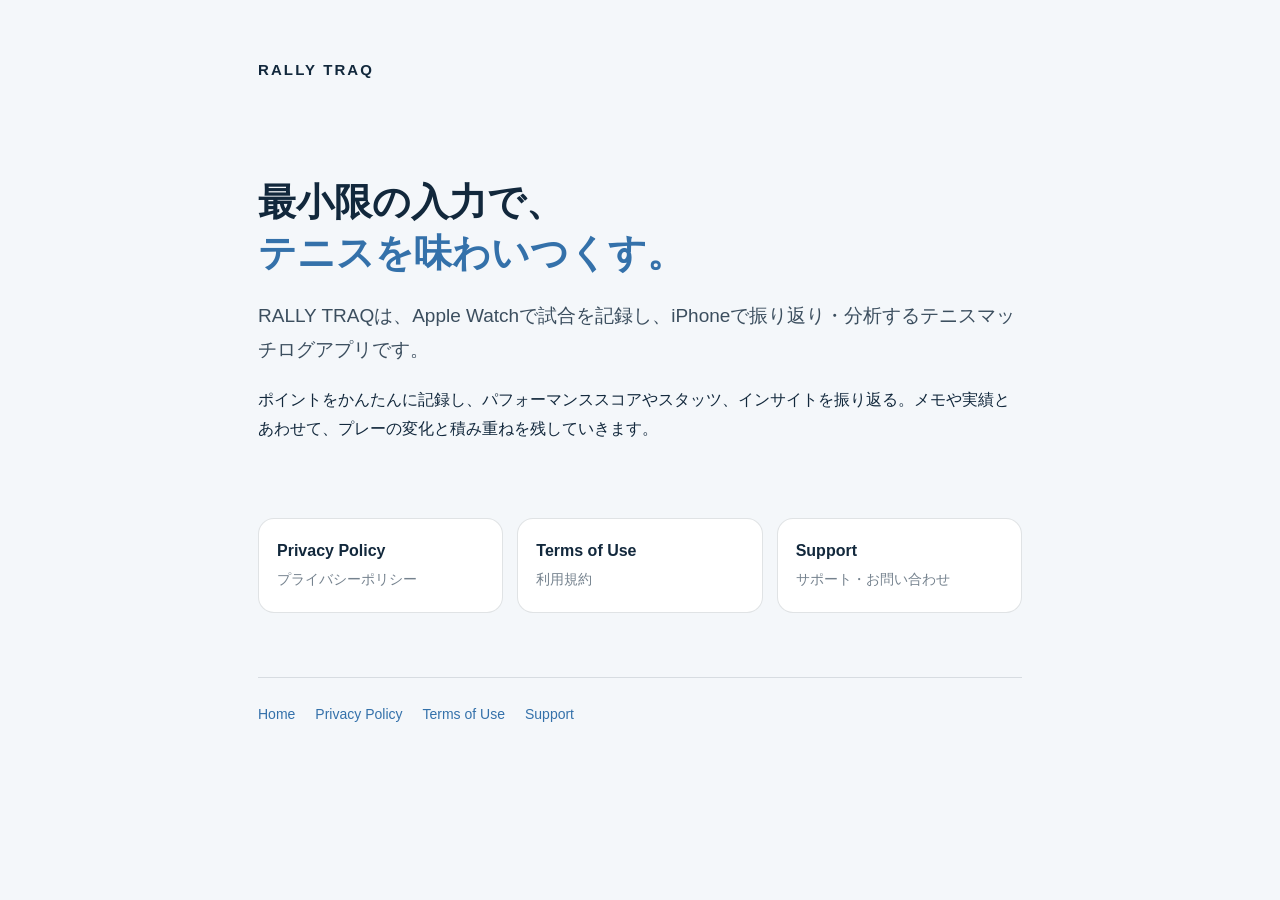
<file: index.html>
<!doctype html><html lang="ja"><head><meta charset="utf-8"><meta name="viewport" content="width=device-width,initial-scale=1">
<title>Home | RALLY TRAQ</title><link rel="stylesheet" href="./assets/style.css?v=20260912"></head>
<body><main class="wrap"><div class="brand">RALLY <span>TRAQ</span></div>
<section class="hero"><h1>最小限の入力で、<br><strong>テニスを味わいつくす。</strong></h1>
<p class="lead">RALLY TRAQは、Apple Watchで試合を記録し、iPhoneで振り返り・分析するテニスマッチログアプリです。</p>
<p>ポイントをかんたんに記録し、パフォーマンススコアやスタッツ、インサイトを振り返る。メモや実績とあわせて、プレーの変化と積み重ねを残していきます。</p></section>
<div class="links"><a href="./privacy/"><strong>Privacy Policy</strong><br><span class="muted">プライバシーポリシー</span></a>
<a href="./terms/"><strong>Terms of Use</strong><br><span class="muted">利用規約</span></a>
<a href="./support/"><strong>Support</strong><br><span class="muted">サポート・お問い合わせ</span></a></div>
<nav><a href="./">Home</a><a href="./privacy/">Privacy Policy</a><a href="./terms/">Terms of Use</a><a href="./support/">Support</a></nav></main></body></html>
</file>
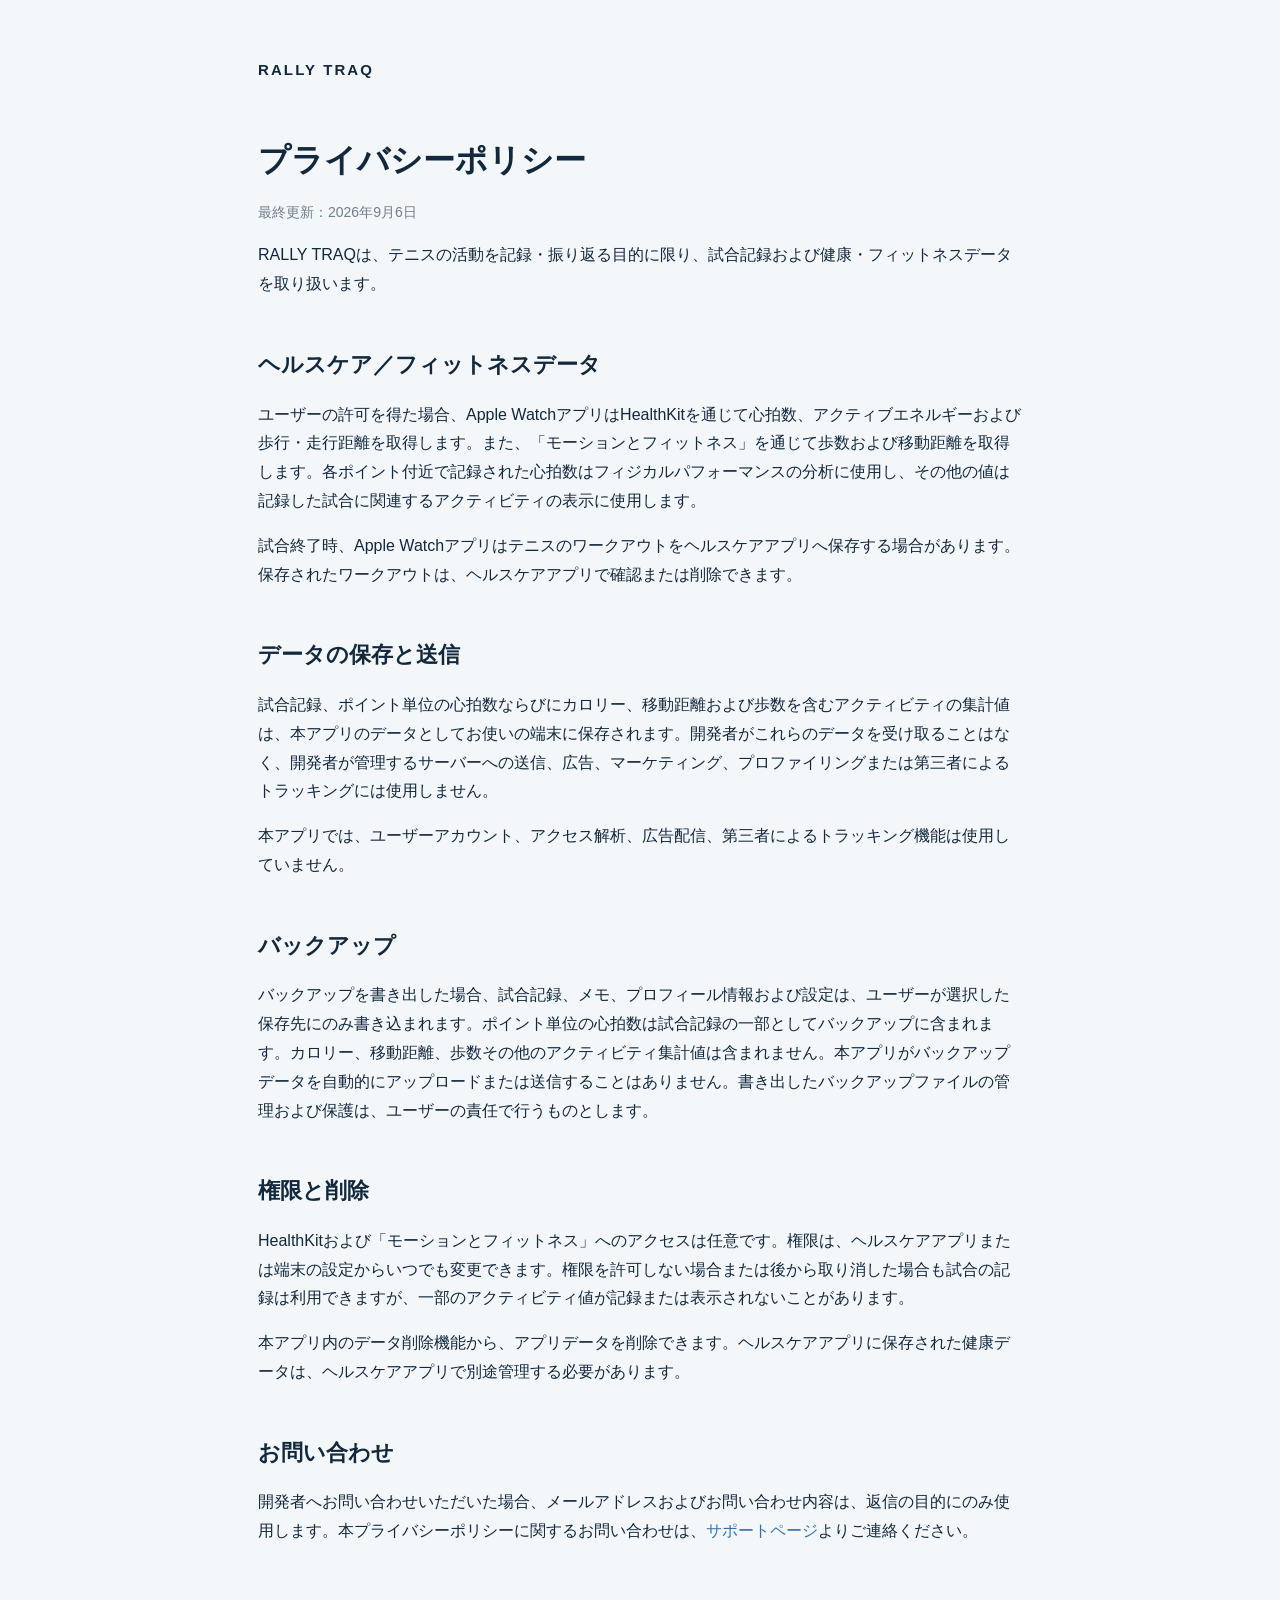
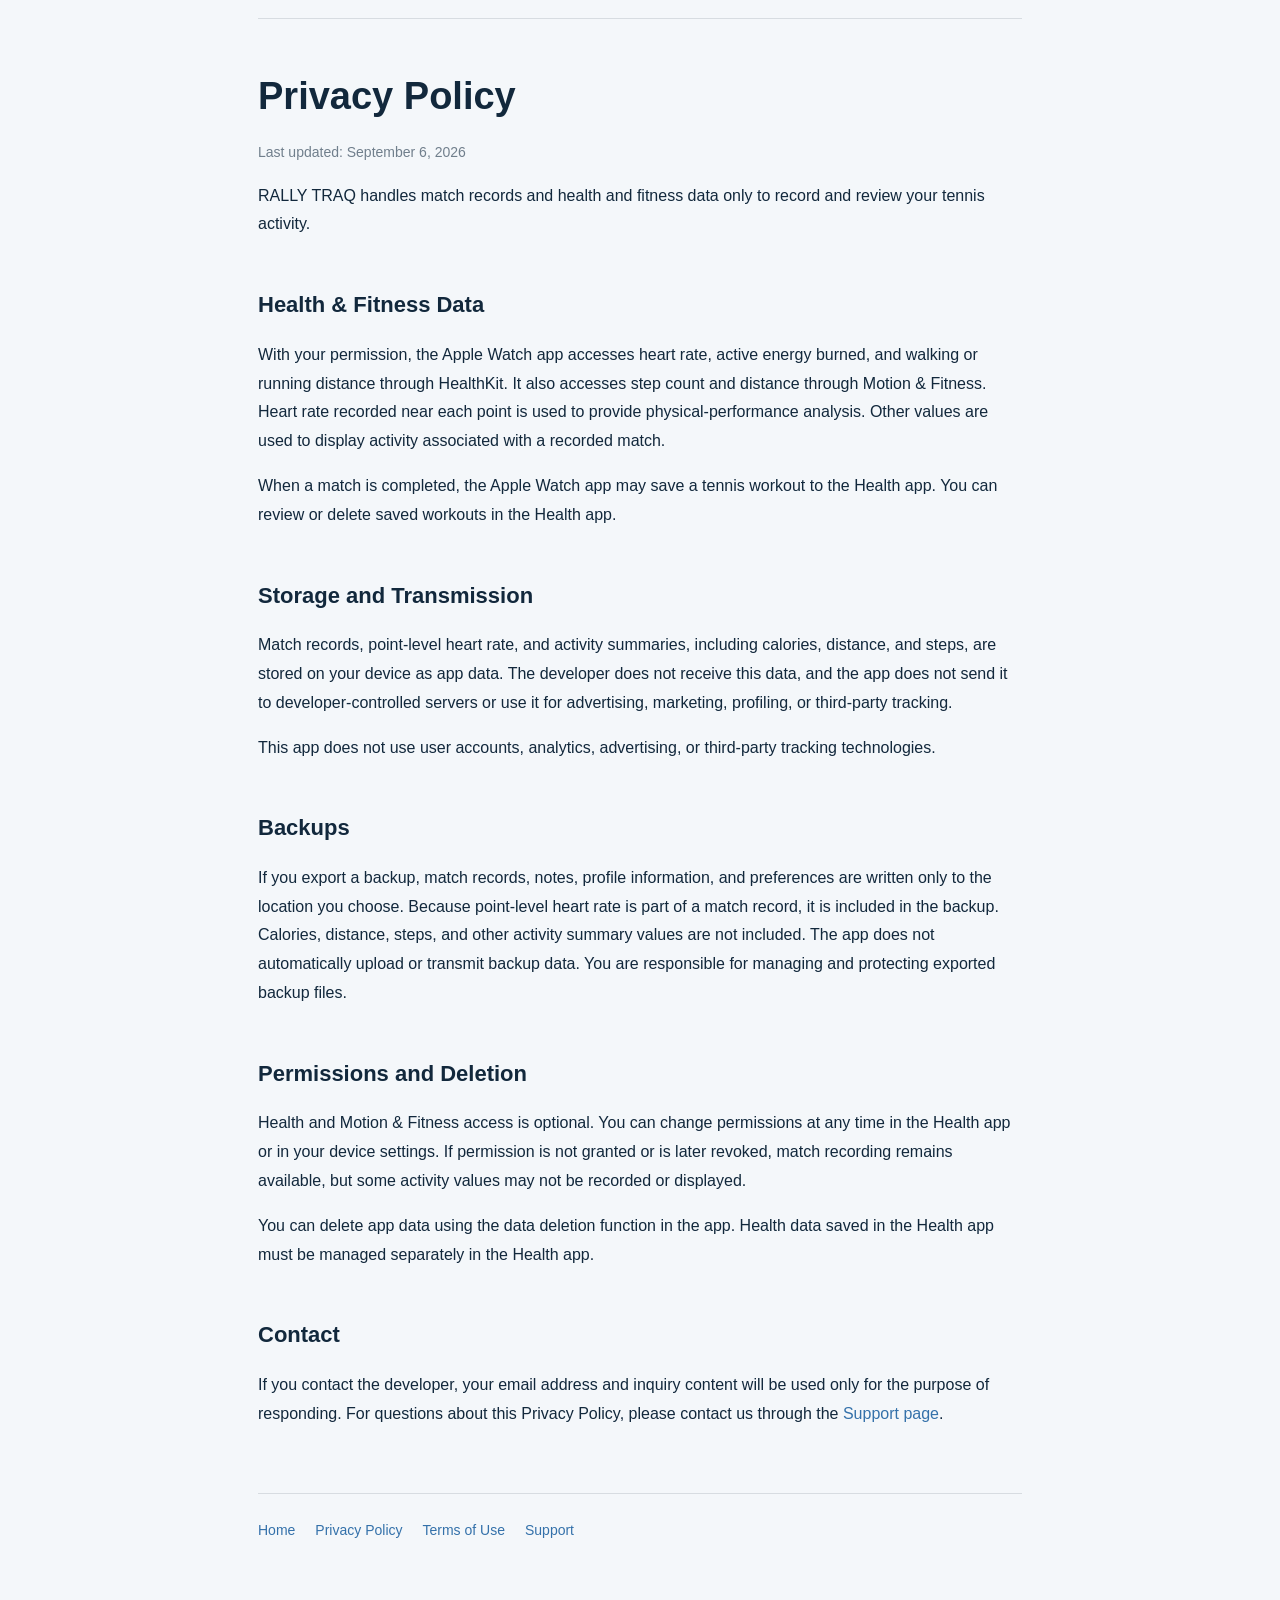
<file: privacy/index.html>
<!doctype html><html lang="ja"><head><meta charset="utf-8"><meta name="viewport" content="width=device-width,initial-scale=1">
<title>Privacy Policy | RALLY TRAQ</title><link rel="stylesheet" href="../assets/style.css?v=20260912"></head>
<body><main class="wrap"><div class="brand">RALLY <span>TRAQ</span></div>
<h1>プライバシーポリシー</h1><p class="date">最終更新：2026年9月6日</p>
<p>RALLY TRAQは、テニスの活動を記録・振り返る目的に限り、試合記録および健康・フィットネスデータを取り扱います。</p>
<h2>ヘルスケア／フィットネスデータ</h2>
<p>ユーザーの許可を得た場合、Apple WatchアプリはHealthKitを通じて心拍数、アクティブエネルギーおよび歩行・走行距離を取得します。また、「モーションとフィットネス」を通じて歩数および移動距離を取得します。各ポイント付近で記録された心拍数はフィジカルパフォーマンスの分析に使用し、その他の値は記録した試合に関連するアクティビティの表示に使用します。</p>
<p>試合終了時、Apple Watchアプリはテニスのワークアウトをヘルスケアアプリへ保存する場合があります。保存されたワークアウトは、ヘルスケアアプリで確認または削除できます。</p>
<h2>データの保存と送信</h2>
<p>試合記録、ポイント単位の心拍数ならびにカロリー、移動距離および歩数を含むアクティビティの集計値は、本アプリのデータとしてお使いの端末に保存されます。開発者がこれらのデータを受け取ることはなく、開発者が管理するサーバーへの送信、広告、マーケティング、プロファイリングまたは第三者によるトラッキングには使用しません。</p>
<p>本アプリでは、ユーザーアカウント、アクセス解析、広告配信、第三者によるトラッキング機能は使用していません。</p>
<h2>バックアップ</h2>
<p>バックアップを書き出した場合、試合記録、メモ、プロフィール情報および設定は、ユーザーが選択した保存先にのみ書き込まれます。ポイント単位の心拍数は試合記録の一部としてバックアップに含まれます。カロリー、移動距離、歩数その他のアクティビティ集計値は含まれません。本アプリがバックアップデータを自動的にアップロードまたは送信することはありません。書き出したバックアップファイルの管理および保護は、ユーザーの責任で行うものとします。</p>
<h2>権限と削除</h2>
<p>HealthKitおよび「モーションとフィットネス」へのアクセスは任意です。権限は、ヘルスケアアプリまたは端末の設定からいつでも変更できます。権限を許可しない場合または後から取り消した場合も試合の記録は利用できますが、一部のアクティビティ値が記録または表示されないことがあります。</p>
<p>本アプリ内のデータ削除機能から、アプリデータを削除できます。ヘルスケアアプリに保存された健康データは、ヘルスケアアプリで別途管理する必要があります。</p>
<h2>お問い合わせ</h2><p>開発者へお問い合わせいただいた場合、メールアドレスおよびお問い合わせ内容は、返信の目的にのみ使用します。本プライバシーポリシーに関するお問い合わせは、<a href="../support/">サポートページ</a>よりご連絡ください。</p>
<section class="en"><h1>Privacy Policy</h1><p class="date">Last updated: September 6, 2026</p>
<p>RALLY TRAQ handles match records and health and fitness data only to record and review your tennis activity.</p>
<h2>Health & Fitness Data</h2><p>With your permission, the Apple Watch app accesses heart rate, active energy burned, and walking or running distance through HealthKit. It also accesses step count and distance through Motion & Fitness. Heart rate recorded near each point is used to provide physical-performance analysis. Other values are used to display activity associated with a recorded match.</p>
<p>When a match is completed, the Apple Watch app may save a tennis workout to the Health app. You can review or delete saved workouts in the Health app.</p>
<h2>Storage and Transmission</h2><p>Match records, point-level heart rate, and activity summaries, including calories, distance, and steps, are stored on your device as app data. The developer does not receive this data, and the app does not send it to developer-controlled servers or use it for advertising, marketing, profiling, or third-party tracking.</p>
<p>This app does not use user accounts, analytics, advertising, or third-party tracking technologies.</p>
<h2>Backups</h2><p>If you export a backup, match records, notes, profile information, and preferences are written only to the location you choose. Because point-level heart rate is part of a match record, it is included in the backup. Calories, distance, steps, and other activity summary values are not included. The app does not automatically upload or transmit backup data. You are responsible for managing and protecting exported backup files.</p>
<h2>Permissions and Deletion</h2><p>Health and Motion & Fitness access is optional. You can change permissions at any time in the Health app or in your device settings. If permission is not granted or is later revoked, match recording remains available, but some activity values may not be recorded or displayed.</p>
<p>You can delete app data using the data deletion function in the app. Health data saved in the Health app must be managed separately in the Health app.</p>
<h2>Contact</h2><p>If you contact the developer, your email address and inquiry content will be used only for the purpose of responding. For questions about this Privacy Policy, please contact us through the <a href="../support/">Support page</a>.</p></section>
<nav><a href="../">Home</a><a href="../privacy/">Privacy Policy</a><a href="../terms/">Terms of Use</a><a href="../support/">Support</a></nav></main></body></html>
</file>
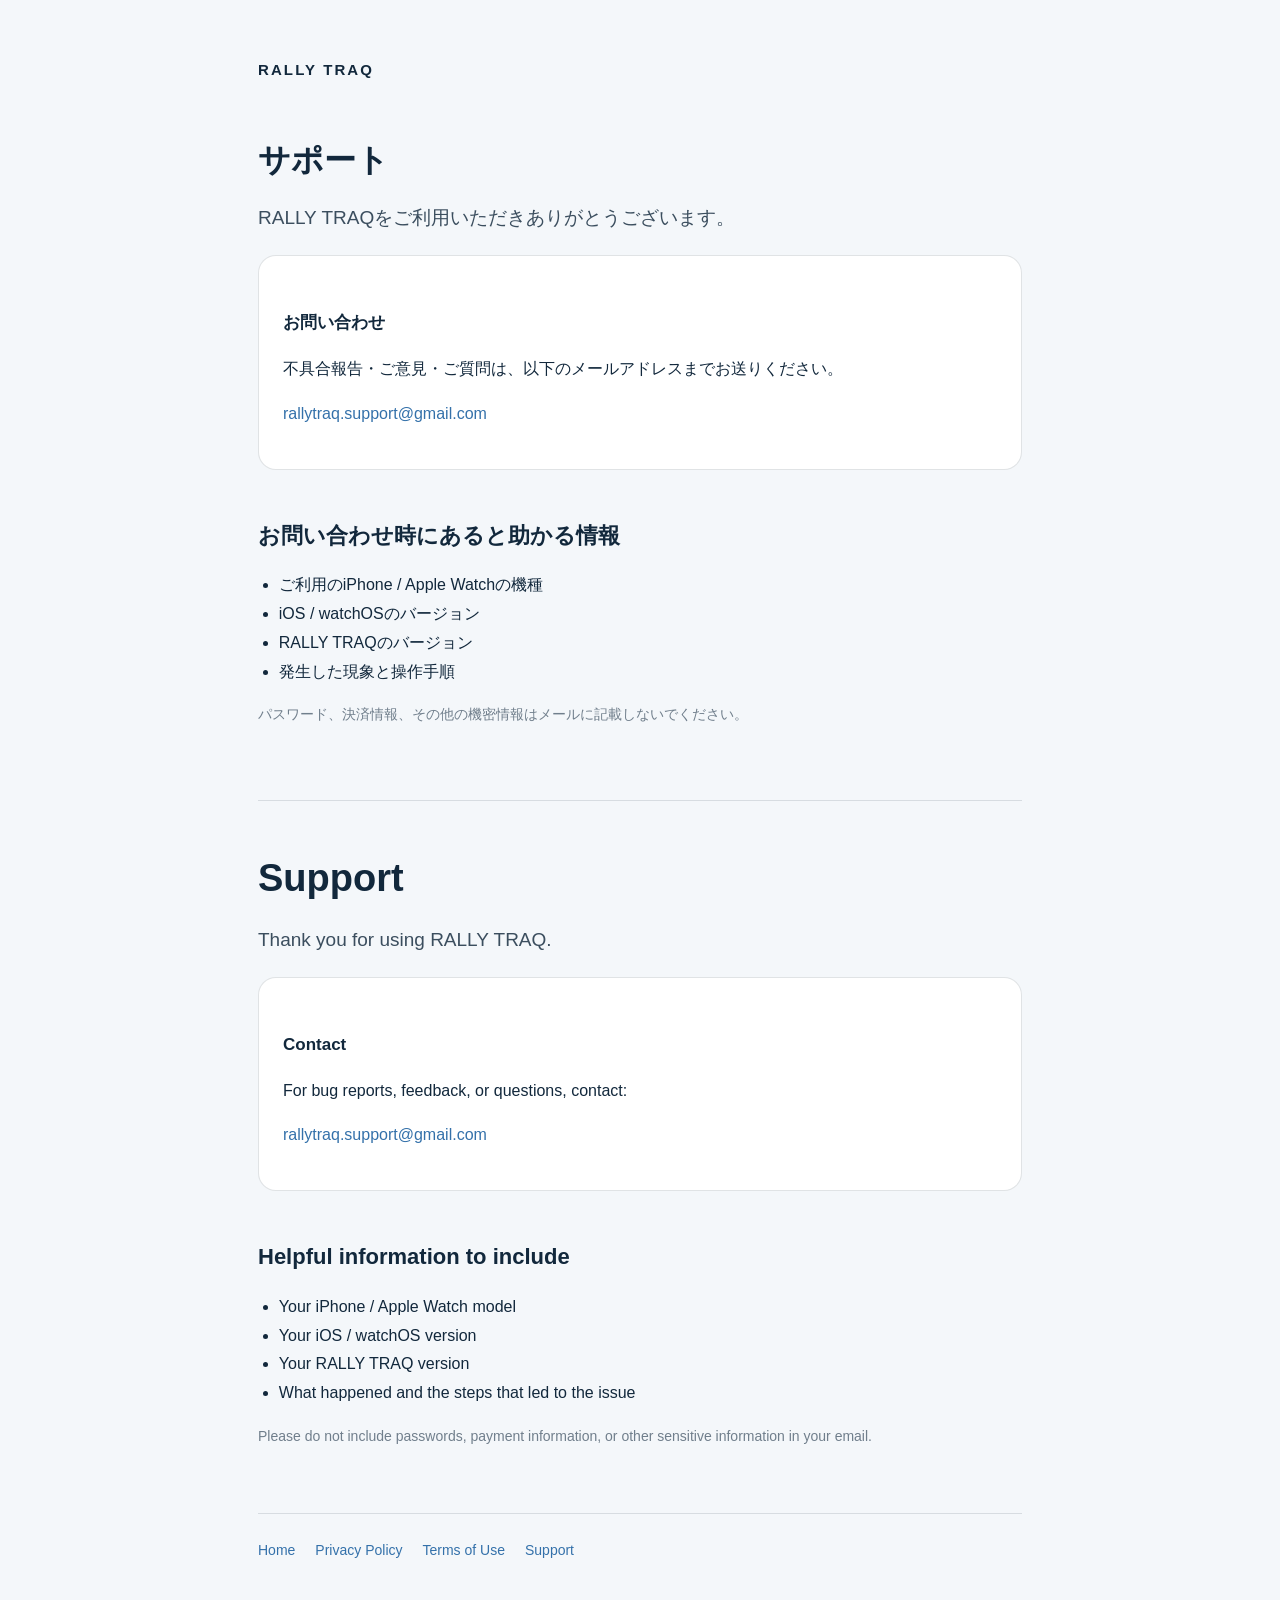
<file: support/index.html>
<!doctype html><html lang="ja"><head><meta charset="utf-8"><meta name="viewport" content="width=device-width,initial-scale=1">
<title>Support | RALLY TRAQ</title><link rel="stylesheet" href="../assets/style.css?v=20260912"></head>
<body><main class="wrap"><div class="brand">RALLY <span>TRAQ</span></div>
<h1>サポート</h1>
<p class="lead">RALLY TRAQをご利用いただきありがとうございます。</p>
<div class="card"><h3>お問い合わせ</h3><p>不具合報告・ご意見・ご質問は、以下のメールアドレスまでお送りください。</p>
<p><a href="mailto:rallytraq.support@gmail.com">rallytraq.support@gmail.com</a></p></div>
<h2>お問い合わせ時にあると助かる情報</h2><ul><li>ご利用のiPhone / Apple Watchの機種</li><li>iOS / watchOSのバージョン</li><li>RALLY TRAQのバージョン</li><li>発生した現象と操作手順</li></ul>
<p class="muted">パスワード、決済情報、その他の機密情報はメールに記載しないでください。</p>
<section class="en"><h1>Support</h1><p class="lead">Thank you for using RALLY TRAQ.</p>
<div class="card"><h3>Contact</h3><p>For bug reports, feedback, or questions, contact:</p><p><a href="mailto:rallytraq.support@gmail.com">rallytraq.support@gmail.com</a></p></div>
<h2>Helpful information to include</h2><ul><li>Your iPhone / Apple Watch model</li><li>Your iOS / watchOS version</li><li>Your RALLY TRAQ version</li><li>What happened and the steps that led to the issue</li></ul>
<p class="muted">Please do not include passwords, payment information, or other sensitive information in your email.</p></section>
<nav><a href="../">Home</a><a href="../privacy/">Privacy Policy</a><a href="../terms/">Terms of Use</a><a href="../support/">Support</a></nav></main></body></html>
</file>
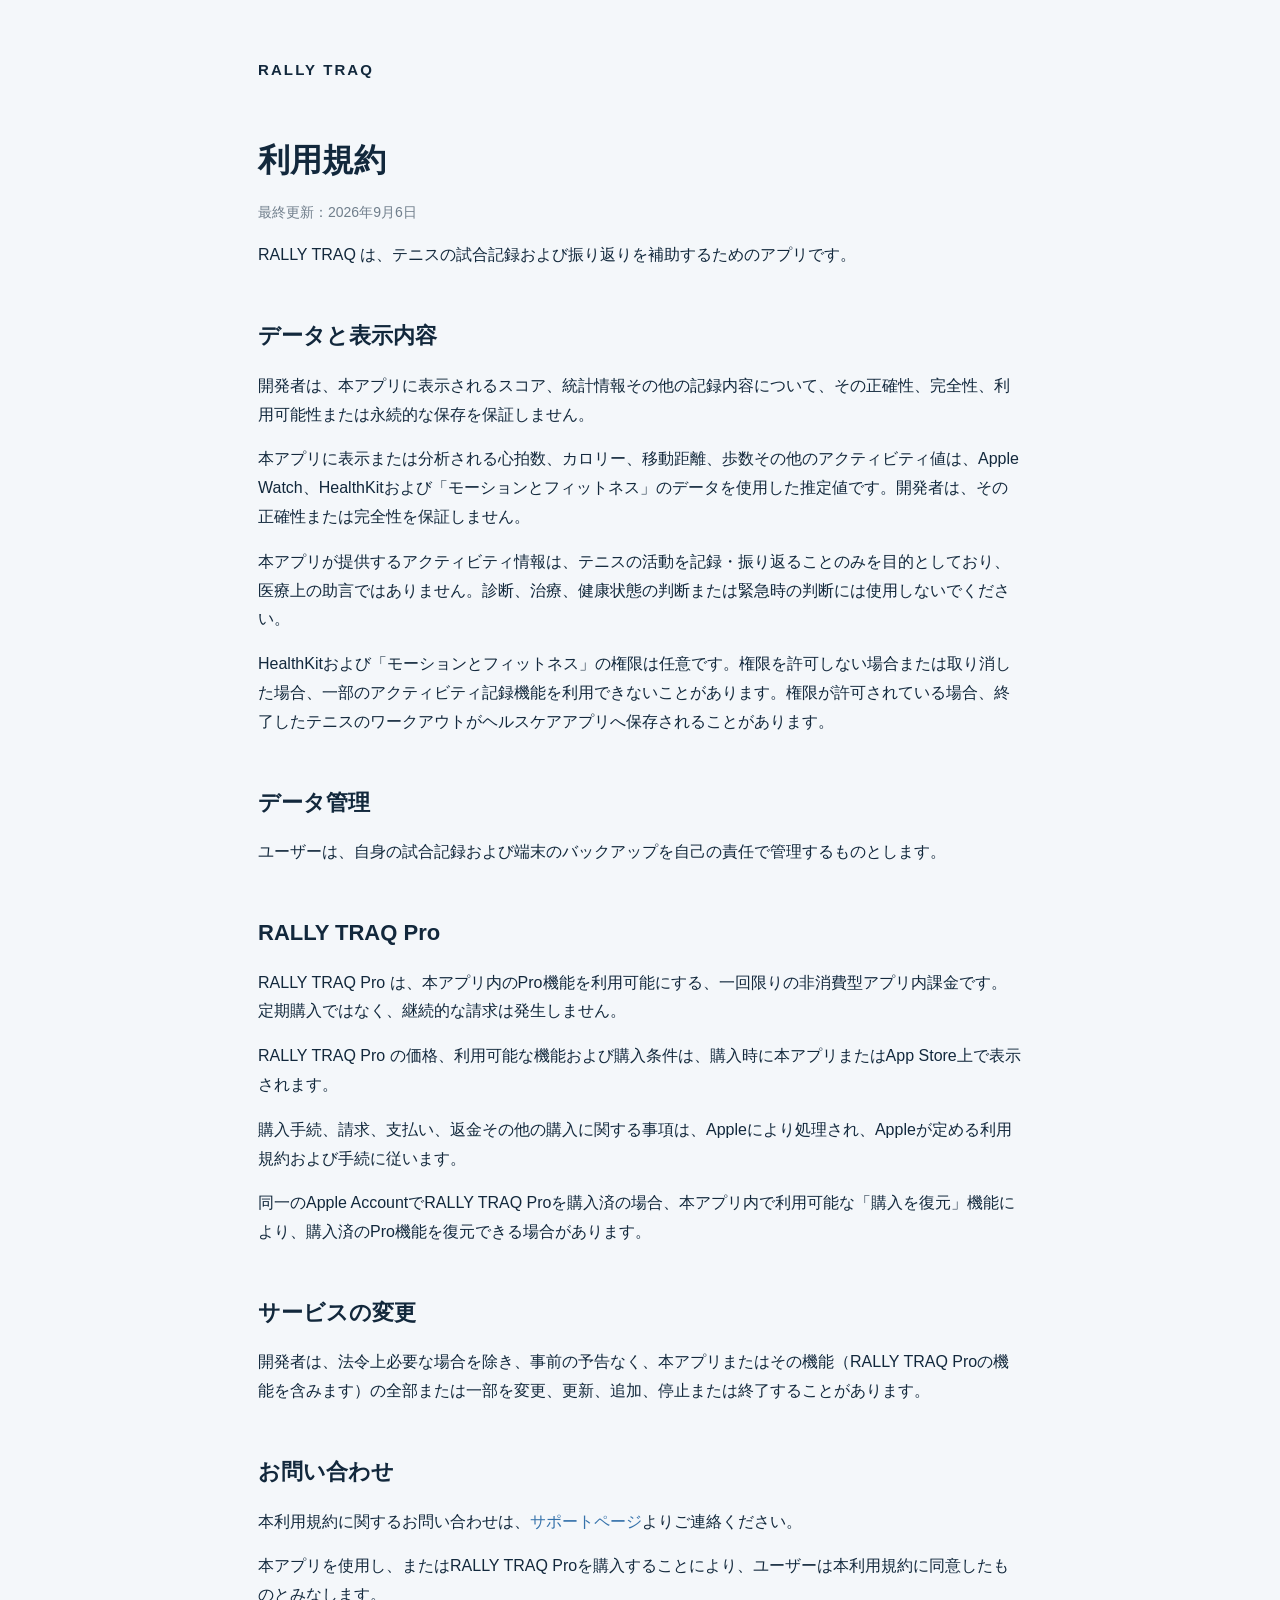
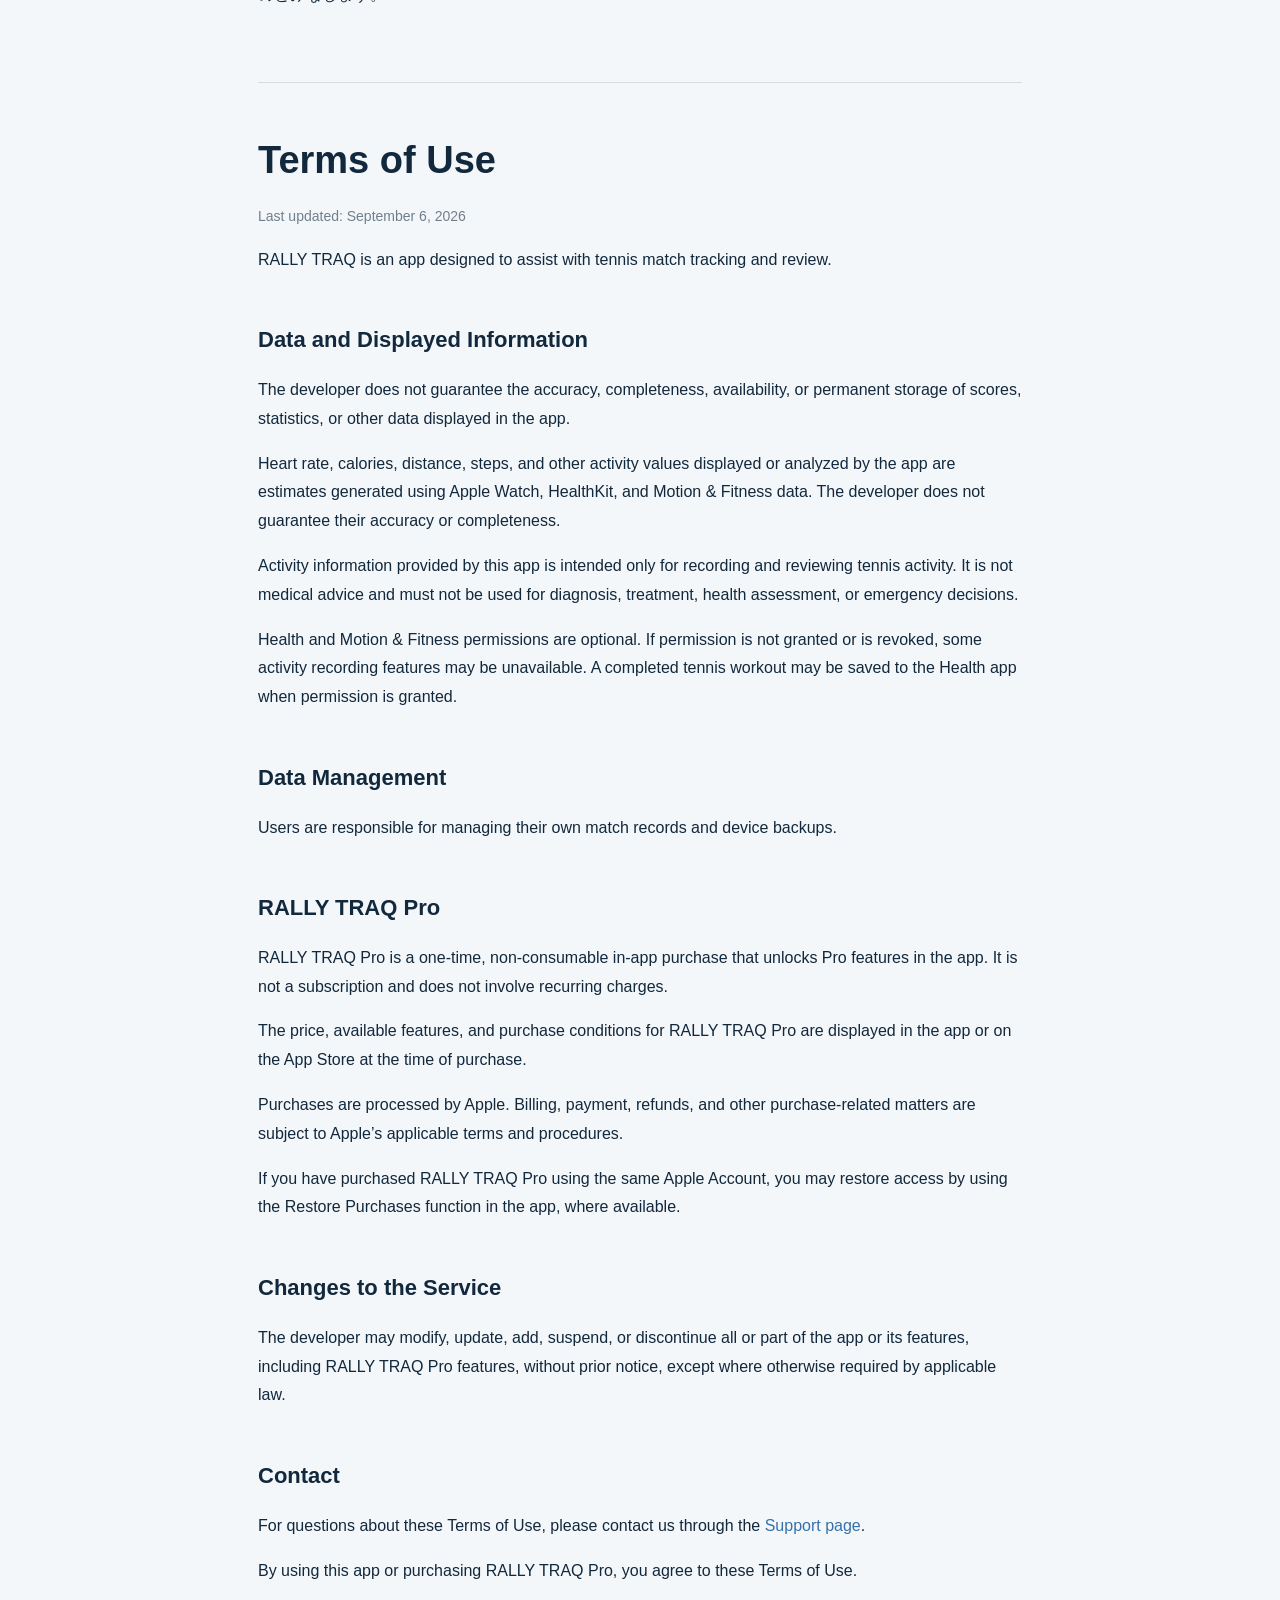
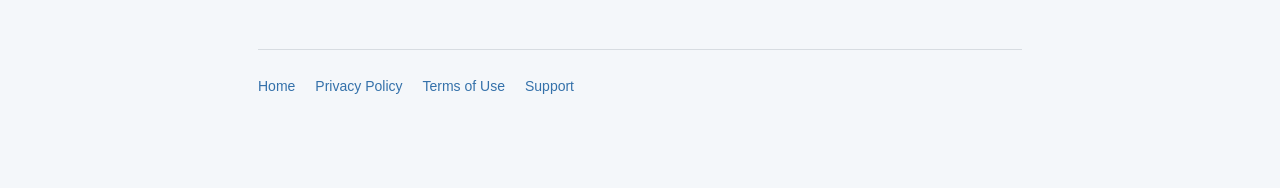
<file: terms/index.html>
<!doctype html><html lang="ja"><head><meta charset="utf-8"><meta name="viewport" content="width=device-width,initial-scale=1">
<title>Terms of Use | RALLY TRAQ</title><link rel="stylesheet" href="../assets/style.css?v=20260912"></head>
<body><main class="wrap"><div class="brand">RALLY <span>TRAQ</span></div>
<h1>利用規約</h1><p class="date">最終更新：2026年9月6日</p>
<p>RALLY TRAQ は、テニスの試合記録および振り返りを補助するためのアプリです。</p>
<h2>データと表示内容</h2><p>開発者は、本アプリに表示されるスコア、統計情報その他の記録内容について、その正確性、完全性、利用可能性または永続的な保存を保証しません。</p>
<p>本アプリに表示または分析される心拍数、カロリー、移動距離、歩数その他のアクティビティ値は、Apple Watch、HealthKitおよび「モーションとフィットネス」のデータを使用した推定値です。開発者は、その正確性または完全性を保証しません。</p>
<p>本アプリが提供するアクティビティ情報は、テニスの活動を記録・振り返ることのみを目的としており、医療上の助言ではありません。診断、治療、健康状態の判断または緊急時の判断には使用しないでください。</p>
<p>HealthKitおよび「モーションとフィットネス」の権限は任意です。権限を許可しない場合または取り消した場合、一部のアクティビティ記録機能を利用できないことがあります。権限が許可されている場合、終了したテニスのワークアウトがヘルスケアアプリへ保存されることがあります。</p>
<h2>データ管理</h2><p>ユーザーは、自身の試合記録および端末のバックアップを自己の責任で管理するものとします。</p>
<h2>RALLY TRAQ Pro</h2><p>RALLY TRAQ Pro は、本アプリ内のPro機能を利用可能にする、一回限りの非消費型アプリ内課金です。定期購入ではなく、継続的な請求は発生しません。</p>
<p>RALLY TRAQ Pro の価格、利用可能な機能および購入条件は、購入時に本アプリまたはApp Store上で表示されます。</p>
<p>購入手続、請求、支払い、返金その他の購入に関する事項は、Appleにより処理され、Appleが定める利用規約および手続に従います。</p>
<p>同一のApple AccountでRALLY TRAQ Proを購入済の場合、本アプリ内で利用可能な「購入を復元」機能により、購入済のPro機能を復元できる場合があります。</p>
<h2>サービスの変更</h2><p>開発者は、法令上必要な場合を除き、事前の予告なく、本アプリまたはその機能（RALLY TRAQ Proの機能を含みます）の全部または一部を変更、更新、追加、停止または終了することがあります。</p>
<h2>お問い合わせ</h2><p>本利用規約に関するお問い合わせは、<a href="../support/">サポートページ</a>よりご連絡ください。</p>
<p>本アプリを使用し、またはRALLY TRAQ Proを購入することにより、ユーザーは本利用規約に同意したものとみなします。</p>
<section class="en"><h1>Terms of Use</h1><p class="date">Last updated: September 6, 2026</p>
<p>RALLY TRAQ is an app designed to assist with tennis match tracking and review.</p>
<h2>Data and Displayed Information</h2><p>The developer does not guarantee the accuracy, completeness, availability, or permanent storage of scores, statistics, or other data displayed in the app.</p>
<p>Heart rate, calories, distance, steps, and other activity values displayed or analyzed by the app are estimates generated using Apple Watch, HealthKit, and Motion & Fitness data. The developer does not guarantee their accuracy or completeness.</p>
<p>Activity information provided by this app is intended only for recording and reviewing tennis activity. It is not medical advice and must not be used for diagnosis, treatment, health assessment, or emergency decisions.</p>
<p>Health and Motion & Fitness permissions are optional. If permission is not granted or is revoked, some activity recording features may be unavailable. A completed tennis workout may be saved to the Health app when permission is granted.</p>
<h2>Data Management</h2><p>Users are responsible for managing their own match records and device backups.</p>
<h2>RALLY TRAQ Pro</h2><p>RALLY TRAQ Pro is a one-time, non-consumable in-app purchase that unlocks Pro features in the app. It is not a subscription and does not involve recurring charges.</p>
<p>The price, available features, and purchase conditions for RALLY TRAQ Pro are displayed in the app or on the App Store at the time of purchase.</p>
<p>Purchases are processed by Apple. Billing, payment, refunds, and other purchase-related matters are subject to Apple’s applicable terms and procedures.</p>
<p>If you have purchased RALLY TRAQ Pro using the same Apple Account, you may restore access by using the Restore Purchases function in the app, where available.</p>
<h2>Changes to the Service</h2><p>The developer may modify, update, add, suspend, or discontinue all or part of the app or its features, including RALLY TRAQ Pro features, without prior notice, except where otherwise required by applicable law.</p>
<h2>Contact</h2><p>For questions about these Terms of Use, please contact us through the <a href="../support/">Support page</a>.</p>
<p>By using this app or purchasing RALLY TRAQ Pro, you agree to these Terms of Use.</p></section>
<nav><a href="../">Home</a><a href="../privacy/">Privacy Policy</a><a href="../terms/">Terms of Use</a><a href="../support/">Support</a></nav></main></body></html>
</file>
<file: assets/style.css>
:root{--bg:#f4f7fa;--text:#12283c;--muted:rgba(18,40,60,.58);--accent:#3471aa;--line:rgba(18,40,60,.13);--card:#fff}
*{box-sizing:border-box} body{margin:0;background:var(--bg);color:var(--text);font-family:-apple-system,BlinkMacSystemFont,"Helvetica Neue","Noto Sans JP",sans-serif;line-height:1.8}
.wrap{max-width:820px;margin:auto;padding:56px 28px 88px}.brand{font-size:15px;font-weight:700;letter-spacing:.14em;margin-bottom:56px}.brand span{color:var(--text)}
h1{font-size:38px;line-height:1.35;margin:0 0 18px}.wrap > h1{font-size:32px} h2{font-size:22px;margin:46px 0 10px} h3{font-size:17px;margin:28px 0 6px}
.lead{font-size:19px;color:rgba(18,40,60,.82)}.muted,.date{color:var(--muted);font-size:14px}.card{background:var(--card);border:1px solid var(--line);border-radius:18px;padding:24px;margin:20px 0}
a{color:var(--accent);text-decoration:none} a:hover{text-decoration:underline} nav{display:flex;gap:20px;flex-wrap:wrap;border-top:1px solid var(--line);padding-top:24px;margin-top:64px;font-size:14px}
ul{padding-left:1.3em}.en{margin-top:72px;padding-top:52px;border-top:1px solid var(--line)}
.hero{padding:38px 0 24px}.hero strong{color:var(--accent)}.links{display:grid;grid-template-columns:repeat(auto-fit,minmax(180px,1fr));gap:14px;margin-top:34px}.links a{display:block;background:var(--card);border:1px solid var(--line);border-radius:16px;padding:18px;color:var(--text)}
</file>
